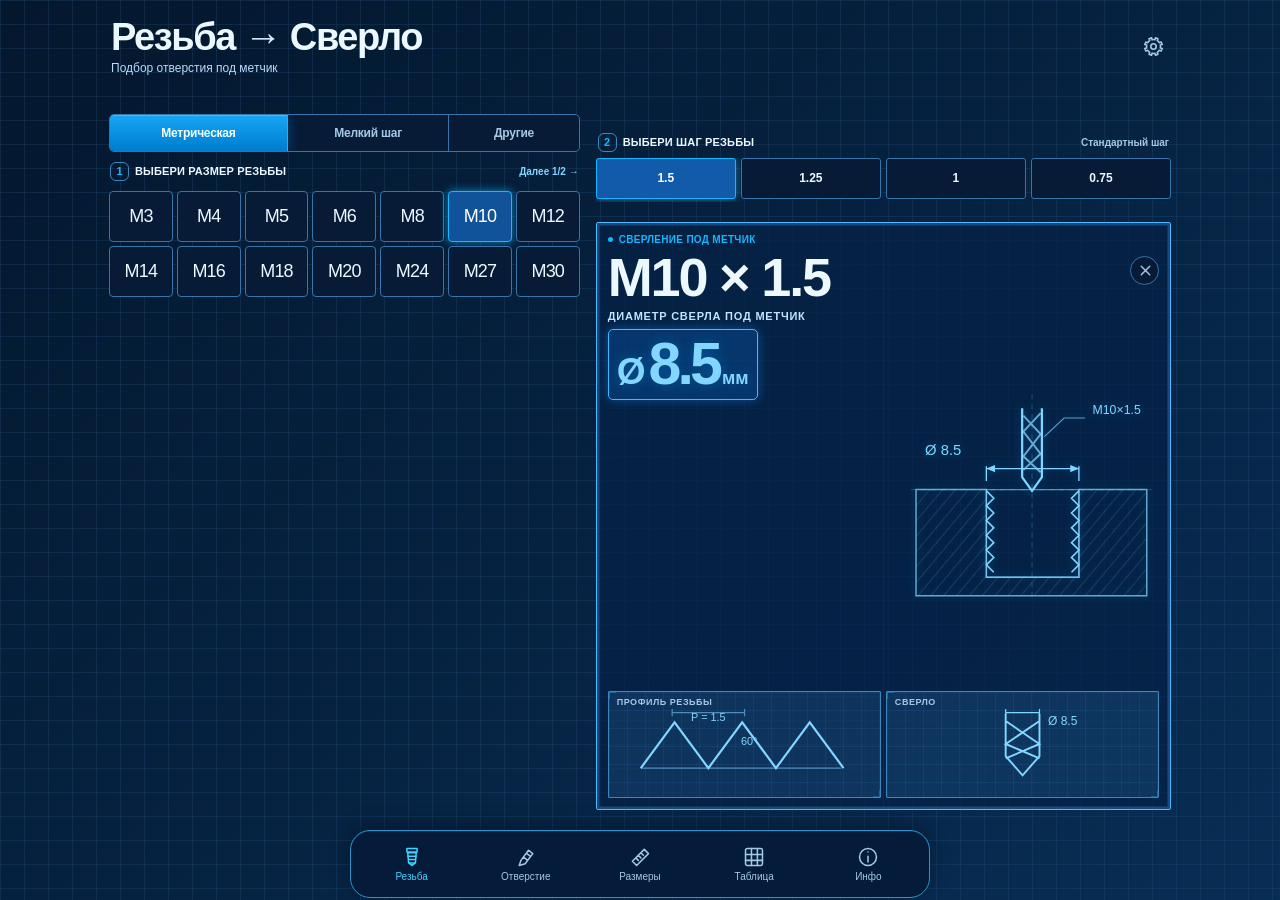
<file: index.html>
<!doctype html>
<html lang="ru">
<head>
  <meta charset="utf-8">
  <meta name="viewport" content="width=device-width,initial-scale=1,viewport-fit=cover">
  <meta name="theme-color" content="#061b38">
  <meta name="description" content="Сверло под метрическую резьбу за одно касание. PWA, работает без интернета.">
  <meta name="apple-mobile-web-app-capable" content="yes">
  <meta name="apple-mobile-web-app-status-bar-style" content="black-translucent">
  <meta name="apple-mobile-web-app-title" content="Резьба • Сверло">
  <link rel="manifest" href="./manifest.webmanifest">
  <link rel="icon" type="image/svg+xml" href="./icons/favicon.svg">
  <link rel="apple-touch-icon" href="./icons/icon-192.png">
  <link rel="stylesheet" href="./styles.css">
  <link rel="stylesheet" href="./themes.css">
  <link rel="stylesheet" href="./concepts.css">
  <script defer src="./data.js"></script>
  <script defer src="./app.js"></script>
  <title>Резьба → Сверло | CNC</title>
</head>
<body data-theme="blueprint">
  <div class="app-shell">
    <header class="topbar">
      <div class="brand-mark" aria-hidden="true">
        <svg viewBox="0 0 52 60" fill="none"><path d="M8 9V3h36v6M11 12h30l-2 9-4 29-9 7-9-7-4-29-2-9Z" stroke="currentColor" stroke-width="2.5" stroke-linejoin="round"/><path d="M14 20h24M16 27h20M17 34h18M19 41h14M21 48h10" stroke="currentColor" stroke-width="2.3" stroke-linecap="round"/><path d="M11 11h30" stroke="currentColor" stroke-width="4" stroke-linecap="round"/></svg>
      </div>
      <div class="brand-titles"><div class="brand-kicker">CNC ENGINEERING <span class="kicker-dot">•</span> ISO 68-1</div><h1>Резьба <span>→</span> Сверло</h1><p>Подбор отверстия под метчик</p></div>
      <div class="top-actions"><button type="button" class="icon-action" id="search-open" aria-label="Поиск размера" title="Поиск размера"><svg viewBox="0 0 24 24"><circle cx="10.6" cy="10.6" r="6.7"/><path d="m16 16 5 5"/></svg></button><button type="button" class="icon-action" id="settings-open" aria-label="Настройки" title="Настройки"><svg viewBox="0 0 24 24"><path d="m9.7 2 .6 2.2a8.7 8.7 0 0 1 3.4 0l.6-2.2 2.8 1.2-.8 2.1a8.7 8.7 0 0 1 2.4 2.4l2.1-.8L22 9.7l-2.2.6a8.7 8.7 0 0 1 0 3.4l2.2.6-1.2 2.8-2.1-.8a8.7 8.7 0 0 1-2.4 2.4l.8 2.1-2.8 1.2-.6-2.2a8.7 8.7 0 0 1-3.4 0l-.6 2.2-2.8-1.2.8-2.1a8.7 8.7 0 0 1-2.4-2.4l-2.1.8L2 14.3l2.2-.6a8.7 8.7 0 0 1 0-3.4L2 9.7l1.2-2.8 2.1.8a8.7 8.7 0 0 1 2.4-2.4l-.8-2.1L9.7 2Z"/><circle cx="12" cy="12" r="3.1"/></svg></button></div>
    </header>
    <section class="concept-hero" aria-hidden="true"><div class="hero-copy"><b>Резьба →</b><strong>Сверло</strong><p>Быстрый расчёт диаметра сверла<br>под метрическую резьбу</p></div><div class="hero-stage"><img src="./assets/cutting-tap.webp" class="hero-tap" alt=""><img src="./assets/twist-drill.webp" class="hero-drill" alt=""><svg viewBox="0 0 180 96" fill="none"><path d="M8 50h164M90 4v90M58 74h64M58 68v12M122 68v12" stroke="currentColor" stroke-width="1" stroke-dasharray="4 4"/><text id="hero-diameter" x="90" y="68" font-size="12" text-anchor="middle" fill="currentColor">Ø8.5</text></svg></div></section>
    <main class="main-content" id="main-content">
      <div class="top-meta"><span class="accent-line"></span><span>МЕТРИЧЕСКАЯ РЕЗЬБА</span><span class="meta-divider"></span><span>ISO 68-1</span><span class="offline-badge"><i></i><span id="online-status">OFFLINE READY</span></span></div>
      <section class="selector" aria-labelledby="select-heading">
        <h2 class="sr-only" id="select-heading">Выбор резьбы</h2>
        <div class="mode-switch" role="tablist" aria-label="Категория резьб">
          <button type="button" id="tab-common" class="mode-tab active" role="tab" aria-selected="true" data-tab="common">Метрическая</button>
          <button type="button" id="tab-fine" class="mode-tab" role="tab" aria-selected="false" data-tab="fine">Мелкий шаг</button>
          <button type="button" id="tab-other" class="mode-tab" role="tab" aria-selected="false" data-tab="other">Другие</button>
        </div>
        <div class="selection-caption"><span class="step-number">1</span><span id="list-caption">ВЫБЕРИ РАЗМЕР РЕЗЬБЫ</span><button type="button" class="text-action" id="all-sizes">Все размеры <span aria-hidden="true">↗</span></button></div>
        <div id="thread-grid" class="thread-grid" role="group" aria-label="Размеры метрической резьбы"></div>
      </section>
      <section class="pitch-section" aria-label="Выбор шага резьбы">
        <div class="pitch-label-line"><span><b class="step-number">2</b> ВЫБЕРИ ШАГ РЕЗЬБЫ</span><span id="pitch-status">Стандартный шаг</span></div>
        <div id="pitch-list" class="pitch-list" role="group" aria-label="Шаг резьбы"></div>
      </section>
      <section id="result-card" class="result-card" aria-label="Результат подбора сверла">
        <div class="result-heading"><div><div class="result-overline"><span class="tiny-accent"></span><span id="result-eyebrow">РАСЧЁТ ОТВЕРСТИЯ</span></div><h2 id="thread-title"><span id="thread-name">Резьба</span> <span class="highlight" id="thread-pitch-title">→ сверло</span></h2></div><button type="button" class="close-result" id="clear-selection" aria-label="Сбросить выбор" title="Сбросить выбор"><svg viewBox="0 0 24 24"><path d="m6 6 12 12M18 6 6 18"/></svg></button></div>
        <div class="result-visual">
          <div class="result-readout">
            <div class="drill-title">ДИАМЕТР СВЕРЛА ПОД МЕТЧИК</div>
            <div class="drill-value" aria-live="polite" aria-atomic="true"><span class="dia-glyph">Ø</span><strong id="drill-diameter">—</strong><span class="mm-unit">мм</span></div>
            <div class="spec-list"><div><span>Шаг резьбы</span><strong id="spec-pitch">—</strong></div><div><span>Диаметр резьбы</span><strong id="spec-major">—</strong></div><div><span>Подбор</span><strong id="spec-method">—</strong></div></div>
          </div>
          <div class="engineering-figure" role="img" aria-label="Схематическое сечение отверстия и метчика со сверлом">
            <img class="photo-background" src="./assets/threaded-bore.webp" alt="" width="434" height="342">
            <svg class="schematic-main" viewBox="0 0 210 180" fill="none" aria-hidden="true">
              <defs><pattern id="metal-hatch" width="8" height="8" patternUnits="userSpaceOnUse" patternTransform="rotate(40)"><line x1="0" y1="0" x2="0" y2="8" stroke="currentColor" stroke-opacity=".25" stroke-width="1"/></pattern></defs>
              <path d="M13 84H70V155H145V84H200V170H13Z" fill="url(#metal-hatch)" stroke="currentColor" stroke-opacity=".75" stroke-width="1.2"/>
              <path d="M70 84h75V155H70Z" stroke="currentColor" stroke-opacity=".6" stroke-width="1.1"/>
              <path d="M70 85l6 6-6 6 6 6-6 6 6 6-6 6 6 6-6 6 6 6-6 6 6 6M145 85l-6 6 6 6-6 6 6 6-6 6 6 6-6 6 6 6-6 6 6 6-6 6" stroke="currentColor" stroke-width="1.3"/>
              <path d="M99 18V74l8 11 8-11V18" stroke="currentColor" stroke-width="1.8"/><path d="M100 24l14 15-14 18 14 13M114 22l-14 15 14 18-14 13" stroke="currentColor" stroke-opacity=".75" stroke-width="1.6"/>
              <path d="M70 77v-12M145 77v-12M70 67h75" stroke="currentColor" stroke-width="1.1"/><path d="m70 67 7-3v6zm75 0-7-3v6z" fill="currentColor"/>
              <path d="M107 7v166M9 84h195" stroke="currentColor" stroke-opacity=".2" stroke-dasharray="4 4"/>
              <text x="35" y="56" text-anchor="middle" font-size="12" fill="currentColor" class="schematic-diameter" id="diagram-bore">Ø 8.5</text>
              <text x="156" y="23" font-size="10" fill="currentColor" id="diagram-thread">М10×1.5</text>
              <path d="M150 26h-17l-16 15" stroke="currentColor" stroke-width=".9" opacity=".7"/>
            </svg>
          </div>
        </div>
        <div class="technical-panels" aria-label="Геометрия и сверло">
          <div class="technical-plate"><span>ПРОФИЛЬ РЕЗЬБЫ</span><svg viewBox="0 0 180 58" fill="none" aria-hidden="true"><path d="M4 49 32 11l28 38 28-38 28 38 28-38 28 38" stroke="currentColor" stroke-width="1.8"/><path d="M4 49h166M30 6V0M90 6V0M30 3h60" stroke="currentColor" stroke-width="1" stroke-opacity=".55"/><text x="60" y="10" text-anchor="middle" font-size="9" fill="currentColor" id="diagram-pitch">P = 1.5</text><text x="87" y="30" font-size="9" fill="currentColor">60°</text></svg></div>
          <div class="technical-plate"><span>СВЕРЛО</span><svg viewBox="0 0 180 58" fill="none" aria-hidden="true"><path d="M76 4v35l14 16 14-16V4M76 10l28 19-28 12M104 10 76 29l28 12" stroke="currentColor" stroke-width="1.6"/><path d="M76 3h28M76 5V0M104 5V0" stroke="currentColor"/><text x="111" y="13" font-size="10" fill="currentColor" id="diagram-drill">Ø 8.5</text></svg></div>
        </div>
        <div class="result-tool-photo" aria-hidden="true"><img src="./assets/twist-drill.webp" alt=""></div>
        <div id="result-note" class="result-note"><span class="info-hex">i</span><span id="result-note-text">Нажми на размер М3–М36 сверху, чтобы получить нужное сверло.</span></div>
      </section>
      <div class="under-card"><span> <svg viewBox="0 0 20 20"><path d="M10 2.5 17 5v4.8c0 4.1-2.2 6.5-7 8-4.8-1.5-7-3.9-7-8V5l7-2.5Z"/><path d="m6.6 9.9 2.1 2.1 4.5-4.6"/></svg> Локальный справочник · работает без сети</span><span>v4.0</span></div>
    </main>
  </div>
  <nav class="bottom-dock" aria-label="Инструменты приложения">
    <button type="button" class="dock-button active" id="dock-threads" aria-current="page" aria-label="Резьба"><svg viewBox="0 0 26 26"><path d="M7 3h12v4H7zM8 8h10l-1 12-4 3-4-3L8 8Z"/><path d="M8 12h10M9 16h8M10 20h6"/></svg><span>Резьба</span></button>
    <button type="button" class="dock-button" id="dock-hole" aria-label="Поиск по отверстию"><svg viewBox="0 0 26 26"><path d="m7 17 9-12 5 4-9 12-7 2zM10 13l5 4M14 9l4 3"/></svg><span>Отверстие</span></button>
    <button type="button" class="dock-button" id="dock-sizes" aria-label="Геометрия резьбы"><svg viewBox="0 0 26 26"><path d="m4 18 14-14 5 5L9 23l-5-5ZM11 11l3 3M14 8l3 3M8 14l3 3"/></svg><span>Размеры</span></button>
    <button type="button" class="dock-button" id="dock-table" aria-label="Таблица резьб"><svg viewBox="0 0 26 26"><rect x="3" y="3" width="20" height="20" rx="2"/><path d="M3 10h20M3 17h20M10 3v20M17 3v20"/></svg><span>Таблица</span></button>
    <button type="button" class="dock-button" id="dock-info" aria-label="Информация"><svg viewBox="0 0 26 26"><circle cx="13" cy="13" r="10"/><path d="M13 12v7M13 7.2h.01"/></svg><span>Инфо</span></button>
  </nav>
  <div class="modal-backdrop" id="modal-backdrop" hidden>
    <div class="modal-sheet" id="modal-sheet" role="dialog" aria-modal="true" aria-labelledby="modal-title"><div class="modal-handle" aria-hidden="true"></div><div class="modal-header"><h2 id="modal-title"></h2><button type="button" id="modal-close" class="modal-close" aria-label="Закрыть окно"><svg viewBox="0 0 24 24"><path d="m5 5 14 14M19 5 5 19"/></svg></button></div><div id="modal-body" class="modal-body"></div></div>
  </div>
</body>
</html>
</file>
<file: styles.css>
:root{font-family:-apple-system,BlinkMacSystemFont,"Segoe UI",Roboto,"Helvetica Neue",Arial,sans-serif;color-scheme:dark;--bg:#080b0f;--paper:#10151a;--paper2:#151b21;--elev:#1b222a;--line:#313e48;--line2:#52616c;--text:#f7f9fb;--muted:#a2aeb9;--faint:#76828e;--accent:#ffd320;--accent-high:#ffe24e;--accent-ink:#0d1114;--shadow:0 15px 30px #0008;--tap:44px}
*{box-sizing:border-box}html{scroll-behavior:smooth;-webkit-text-size-adjust:100%}body{margin:0;background:radial-gradient(ellipse 900px 560px at 50% -110px,#26313d 0%,#0b0f14 55%,#06090c 100%);min-height:100%;color:var(--text);font-weight:400;-webkit-tap-highlight-color:transparent}
button,input{font:inherit}button{cursor:pointer;touch-action:manipulation}button:focus-visible,input:focus-visible,select:focus-visible{outline:2px solid var(--accent);outline-offset:3px}button:active{transform:translateY(1px)}[hidden]{display:none!important}
.sr-only{position:absolute;width:1px;height:1px;overflow:hidden;clip:rect(0,0,0,0);white-space:nowrap}
.app-shell{width:min(100%,700px);min-height:100dvh;margin:0 auto;padding:calc(18px + env(safe-area-inset-top, 0px)) 14px calc(112px + env(safe-area-inset-bottom));position:relative}
.topbar{display:flex;align-items:center;gap:12px;min-height:67px;margin-bottom:16px;padding:0 1px}.brand-mark{width:46px;height:53px;flex:none;color:var(--accent);filter:drop-shadow(0 1px 11px #ffd62044)}.brand-mark svg{width:100%;height:100%}.brand-titles{flex:1;min-width:0}.brand-kicker{font-size:9px;font-weight:850;letter-spacing:.19em;color:var(--accent);margin-bottom:5px}.kicker-dot{padding:0 3px}.brand-titles h1{font-size:clamp(21px,5.8vw,28px);line-height:1.02;white-space:nowrap;letter-spacing:-.035em;margin:0 0 5px;font-weight:840}.brand-titles h1 span{color:var(--accent)}.brand-titles p{margin:0;color:#9da9b5;font-size:12px;line-height:1.25}.top-actions{display:flex;align-items:center;gap:2px}.icon-action{width:39px;height:41px;display:grid;place-items:center;border:0;background:transparent;border-radius:11px;color:#b9c2cc}.icon-action:hover{background:#ffffff10;color:var(--accent)}.icon-action svg{width:23px;height:23px;fill:none;stroke:currentColor;stroke-width:1.8;stroke-linecap:round;stroke-linejoin:round}
.top-meta{display:flex;align-items:center;gap:7px;font-size:9px;font-weight:800;color:#8f9da9;letter-spacing:.11em;margin:0 3px 10px;white-space:nowrap}.accent-line{width:19px;height:2px;background:var(--accent);box-shadow:0 0 11px #ffd320aa}.meta-divider{height:10px;width:1px;background:#48505a}.offline-badge{margin-left:auto;display:inline-flex;align-items:center;gap:5px;letter-spacing:.02em;color:#adb7aa}.offline-badge i{display:block;width:5px;height:5px;background:#a2c983;box-shadow:0 0 6px #99c87a;border-radius:50%}
.mode-switch{display:grid;grid-template-columns:1.12fr 1fr .8fr;border:1px solid #56606c;background:linear-gradient(180deg,#252c34,#12171b);border-radius:10px;overflow:hidden;box-shadow:0 7px 18px #0004;height:48px}.mode-tab{border:0;color:#edf1f4;font-size:13px;font-weight:650;background:transparent;border-right:1px solid #434b55;min-width:0;white-space:nowrap}.mode-tab:last-child{border-right:0}.mode-tab.active{background:linear-gradient(175deg,#fff03b 0%,#ffd410 62%,#eeba05 100%);color:#0a0b0d;box-shadow:inset 0 1px 2px #fff5,0 3px 12px #f3c60052;font-weight:800}.selection-caption{min-height:37px;display:flex;align-items:center;justify-content:space-between;gap:8px;padding:0 2px;font-size:9px;color:#acb7c0;font-weight:800;letter-spacing:.09em}.text-action{border:0;background:transparent;color:var(--accent);font-size:11px;font-weight:650;padding:8px 0;white-space:nowrap;letter-spacing:0}.text-action span{font-size:13px}
.thread-grid{display:grid;grid-template-columns:repeat(4,minmax(0,1fr));gap:8px}.thread-btn{position:relative;height:52px;border-radius:9px;border:1px solid #4b5964;color:#f2f4f7;background:linear-gradient(145deg,#20282f,#11161b 66%,#0e1216);box-shadow:inset 0 1px #ffffff0b,0 2px 5px #0004;font-size:21px;font-weight:790;letter-spacing:-.045em;transition:background .15s,border-color .15s,box-shadow .15s;color:var(--text)}.thread-btn:hover{border-color:#a3b0b7}.thread-btn.selected{background:linear-gradient(155deg,#ffe83c,#ffd51c 65%,#edbd09);border-color:#ffcc12;box-shadow:0 0 0 1px #ffd51c22,0 7px 18px #eab4003b,inset 0 2px 1px #fff8;color:#11100b}.thread-btn:active{filter:brightness(1.12)}.thread-btn .decimal{font-size:15px}
.result-card{margin-top:13px;border:1px solid #77848b;background:linear-gradient(155deg,#11181e,#080c10 52%,#0c1116);border-radius:18px;padding:14px 12px 10px;box-shadow:inset 0 1px #ffffff24,inset 0 0 0 1px #151b21,var(--shadow);overflow:hidden;position:relative}.result-card::before{content:"";position:absolute;pointer-events:none;inset:-150px -120px auto 0;height:240px;background:radial-gradient(ellipse,#39495d32,transparent 65%)}.result-card.changed{animation:result-appear .22s ease-out}@keyframes result-appear{from{box-shadow:inset 0 1px #fff2,0 0 0 1px #ffd320aa,0 0 24px #ffd32044}to{box-shadow:inset 0 1px #ffffff24,inset 0 0 0 1px #151b21,var(--shadow)}}.result-heading{display:flex;align-items:center;justify-content:space-between;position:relative;min-height:54px;gap:8px}.result-overline{display:flex;align-items:center;gap:6px;letter-spacing:.14em;font-weight:800;color:#929ca6;font-size:9px;margin-bottom:3px}.tiny-accent{height:5px;width:5px;background:var(--accent);border-radius:50%}.result-heading h2{font-weight:860;letter-spacing:-.04em;font-size:clamp(27px,7.7vw,39px);margin:0;line-height:1.1}.result-heading h2 .highlight{color:var(--accent)}.close-result{border:1px solid #36434d;box-shadow:inset 0 1px #ffffff20;background:linear-gradient(145deg,#242d36,#13191f);border-radius:50%;width:34px;height:34px;display:grid;place-items:center;color:#b6c2cc;flex:none}.close-result svg{width:17px;height:17px;fill:none;stroke:currentColor;stroke-width:2;stroke-linecap:round}
.heading-tool-tap{position:absolute;right:43px;top:-8px;height:62px;width:27px;object-fit:contain;filter:drop-shadow(0 5px 7px #0008) brightness(1.12);pointer-events:none;opacity:.93}.result-heading>div:first-of-type{position:relative;z-index:1}.close-result{position:relative;z-index:2}
.pitch-label-line{display:flex;align-items:center;justify-content:space-between;gap:10px;color:#a1aab2;font-size:10px;letter-spacing:.05em;font-weight:750;margin:9px 0 7px}.pitch-label-line span:last-child{color:#b6c3cf;font-weight:600;letter-spacing:0}.pitch-list{display:flex;gap:6px;overflow-x:auto;scrollbar-width:none;min-height:41px;padding:0 0 2px}.pitch-list::-webkit-scrollbar{display:none}.pitch-btn{flex:1 0 0;min-width:62px;height:39px;padding:0 6px;font-size:13px;font-weight:750;border-radius:8px;border:1px solid #495865;background:linear-gradient(145deg,#2a343d,#182027);color:#ecf0f3}.pitch-btn.selected{background:linear-gradient(145deg,#ffed35,#ffce12);color:#111;box-shadow:inset 0 1px #fff7;border-color:#ffd21d}.pitch-placeholder{height:39px;display:flex;align-items:center;color:#788894;font-size:12px;padding-left:3px}
.result-visual{display:grid;grid-template-columns:minmax(0,35%) minmax(0,15%) minmax(0,50%);height:230px;margin-top:11px;position:relative}.metal-scene{position:relative;min-width:0;overflow:hidden;border-radius:7px 0 0 7px;background:#11191d}.metal-image{position:absolute;inset:0;overflow:hidden}.metal-image img{height:100%;width:100%;object-fit:cover;object-position:50% 28%;filter:contrast(1.13) brightness(.88)}.scene-darken{position:absolute;inset:0;background:linear-gradient(180deg,#03060747 0%,transparent 45%,#03060740 65%,#030607c7 99%)}.image-caption{position:absolute;left:3px;bottom:9px;font-size:8px;font-weight:800;letter-spacing:.09em;color:#eef5f7;text-shadow:0 1px 4px #000;text-align:center;width:calc(100% - 6px)}.bore-annotation{position:absolute;left:14%;right:14%;bottom:34px;display:flex;justify-content:center;border-bottom:2px solid var(--accent);height:35px}.bore-annotation::before,.bore-annotation::after{content:"";height:17px;position:absolute;bottom:-6px;border-left:2px solid var(--accent)}.bore-annotation::before{left:0}.bore-annotation::after{right:0}.bore-annotation span{font-size:16px;font-weight:900;background:#05090cc4;color:var(--accent);padding:0 4px;align-self:flex-start;text-shadow:0 1px 3px #000}
.drill-scene{position:relative;min-width:0;overflow:hidden;display:flex;align-items:center;justify-content:center;background:linear-gradient(90deg,#12181c,#0a0e12,#12181d)}.drill-scene::after{content:"";position:absolute;top:5px;bottom:0;right:0;width:1px;background:#34414a}.drill-scene img{position:absolute;height:210px;width:60px;object-fit:contain;object-position:center;filter:contrast(1.15) brightness(1.12) drop-shadow(0 4px 8px #000b)}.drill-scene span{position:absolute;bottom:6px;color:#c7d2da;font-size:8px;font-weight:850;letter-spacing:.12em}
.drill-result{min-width:0;padding:4px 0 0 7px;display:flex;flex-direction:column;gap:8px}.drill-title{font-size:clamp(11px,3.1vw,15px);font-weight:760;line-height:1.22;letter-spacing:-.015em;min-height:33px}.drill-value{display:flex;align-items:baseline;justify-content:center;gap:3px;white-space:nowrap;color:#0b0c0b;background:linear-gradient(145deg,#ffed34,#ffd21a 74%,#f9bf0e);border-radius:8px;padding:10px 4px 8px;box-shadow:inset 0 2px 1px #ffffff8c,0 4px 14px #ddab0026}.drill-value strong{font-size:clamp(24px,6.5vw,43px);font-weight:900;letter-spacing:-.075em;font-variant-numeric:tabular-nums;line-height:1}.dia-glyph{font-size:clamp(21px,5.1vw,31px);font-weight:850;line-height:1}.mm-unit{font-size:clamp(12px,3.4vw,18px);font-weight:800}.spec-list{display:flex;flex-direction:column;border:1px solid #43515e;border-radius:9px;overflow:hidden;box-shadow:inset 0 1px #fff1}.spec-list>div{min-height:35px;display:flex;align-items:center;justify-content:space-between;gap:4px;padding:5px 6px;border-bottom:1px solid #394651;background:linear-gradient(100deg,#101820,#19232b)}.spec-list>div:last-child{border:0}.spec-list span{font-size:10px;color:#b5c0cb;line-height:1.1}.spec-list strong{font-size:10px;color:#fff;font-weight:800;text-align:right;line-height:1.2;white-space:nowrap}
.result-note{margin-top:8px;padding:7px 9px;border:1px solid #323f48;border-radius:8px;background:#121b21;display:flex;align-items:flex-start;gap:8px;color:#b0bbc4;font-size:10px;line-height:1.35}.info-hex{border:1px solid var(--accent);width:15px;height:15px;border-radius:50%;text-align:center;line-height:13px;flex:none;color:var(--accent);font-size:11px;font-weight:750}.under-card{display:flex;justify-content:space-between;align-items:center;gap:12px;margin:11px 2px 0;color:#8c9aa4;font-size:10px}.under-card>span:first-child{display:inline-flex;align-items:center;gap:4px}.under-card svg{width:15px;height:15px;fill:none;stroke:#a8c7a8;stroke-width:1.5;stroke-linecap:round;stroke-linejoin:round}
.bottom-dock{position:fixed;left:50%;transform:translateX(-50%);bottom:2px;width:87%;height:68px;max-width:580px;display:grid;grid-template-columns:repeat(5,minmax(0,1fr));align-items:stretch;gap:3px;background:#061a35;border:1px solid #3d87bd;border-radius:16px;padding:5px;box-shadow:none;z-index:40}
.dock-button{min-width:0;min-height:0;border:1px solid transparent;background:transparent;border-radius:10px;color:#b8c2ca;display:flex;align-items:center;justify-content:center;flex-direction:column;gap:3px;font-size:10px;white-space:nowrap;padding:2px 0}
.dock-button svg{height:23px;width:23px;fill:none;stroke:currentColor;stroke-width:1.8;stroke-linecap:round;stroke-linejoin:round}
.dock-button.active{color:#16b7ff;border:1px solid #16b7ff}
.modal-backdrop{position:fixed;inset:0;background:#000b;z-index:80;display:flex;align-items:flex-end;justify-content:center;padding:14px 10px calc(12px + env(safe-area-inset-bottom));backdrop-filter:blur(9px);-webkit-backdrop-filter:blur(9px)}.modal-sheet{width:min(100%,600px);max-height:min(80dvh,750px);display:flex;flex-direction:column;background:linear-gradient(155deg,#1b252d,#0b1015);border:1px solid #65727d;border-radius:21px;box-shadow:0 22px 70px #000b;overflow:hidden;animation:sheet-up .22s cubic-bezier(.2,.8,.2,1)}@keyframes sheet-up{from{transform:translateY(25px);opacity:.5}to{transform:translateY(0);opacity:1}}.modal-handle{margin:9px auto 0;width:40px;height:4px;border-radius:3px;background:#596673}.modal-header{display:flex;align-items:center;justify-content:space-between;padding:12px 17px;border-bottom:1px solid #333d48}.modal-header h2{font-size:19px;font-weight:800;margin:0}.modal-close{height:34px;width:34px;display:grid;place-items:center;background:#2a3540;border:1px solid #44515d;border-radius:50%;color:#c2ced9}.modal-close svg{width:18px;height:18px;fill:none;stroke:currentColor;stroke-width:2;stroke-linecap:round}.modal-body{padding:17px;overflow-y:auto;overscroll-behavior:contain;color:#dce3ea}.modal-body p{font-size:13px;line-height:1.55;margin:0 0 12px;color:#b4c2ce}.modal-body h3{font-size:14px;color:#f8f9fb;margin:16px 0 8px}.modal-body small{color:#9cabb6}.field-title{font-weight:760;font-size:12px;display:block;margin-bottom:7px}.modal-field{width:100%;height:47px;color:#fff;background:#141c23;border:1px solid #697786;border-radius:10px;padding:9px 13px;font-size:18px;outline:none}.modal-field:focus{border-color:var(--accent)}.modal-row{display:flex;gap:8px;align-items:center}.modal-row .modal-field{flex:1;min-width:0}.modal-row .solid-action{flex:none}.solid-action{height:46px;padding:0 18px;border:0;border-radius:9px;font-size:14px;font-weight:800;background:var(--accent);color:#090b0d}.light-action{border:1px solid #647482;background:#1c2730;color:#e0e5ec;border-radius:9px;padding:11px 14px;font-size:13px}.dialog-hint{font-size:12px;margin-top:10px;color:#b0bfca}.dialog-error{color:#ff9898!important}.dialog-results{display:flex;flex-direction:column;gap:7px;max-height:310px;overflow:auto;margin-top:13px}.dialog-pick{width:100%;display:flex;justify-content:space-between;align-items:center;gap:8px;padding:11px 12px;background:#151f27;color:#e9f0f5;border:1px solid #3f505d;border-radius:9px;text-align:left}.dialog-pick strong{font-size:16px}.dialog-pick span{font-size:12px;color:#b8c8d2}.search-input-wrap{position:relative}.search-input-wrap input{padding-left:40px}.search-input-wrap svg{position:absolute;left:12px;top:14px;width:19px;height:19px;fill:none;stroke:#98a8b4;stroke-width:2}.modal-table{width:100%;border-collapse:collapse;font-size:12px}.modal-table th,.modal-table td{padding:9px 7px;text-align:left;border-bottom:1px solid #384853}.modal-table th{font-weight:750;color:var(--accent);position:sticky;top:-17px;background:#19242d}.modal-table button{color:#f7f9fb;background:transparent;border:0;font-weight:750;text-decoration:underline;text-decoration-color:#ffd3206a;padding:3px}.stat-chip{display:flex;justify-content:space-between;background:#152029;border:1px solid #3a4b57;border-radius:8px;padding:12px;margin-bottom:8px;gap:14px}.stat-chip b{color:var(--accent)}.choices{display:flex;flex-wrap:wrap;gap:7px}.choice-button{border:1px solid #5f6b75;padding:10px 14px;background:#121b22;color:#fff;border-radius:9px}.choice-button.active{background:var(--accent);color:#101010;border-color:var(--accent);font-weight:750}.mini-illustration{display:flex;align-items:center;justify-content:center;gap:16px;border:1px solid #3b4a53;background:radial-gradient(ellipse at center,#283137,#0c1013);border-radius:10px;min-height:95px;padding:10px;margin-bottom:14px}.mini-illustration img{height:84px;width:auto;object-fit:contain}.mini-illustration div{font-size:12px;color:#c4d0d7}.mini-illustration strong{display:block;color:var(--accent);font-size:19px}.modal-footnote{font-size:11px!important;color:#8ca0ad!important}.modal-body a{color:var(--accent)}
body[data-theme="light"]{color-scheme:light;--bg:#eef1f3;--text:#18212a;--paper:#f7f9fa;--paper2:#eef3f7;--muted:#536373;background:linear-gradient(180deg,#d3dce2,#f0f4f7 38%,#e5edf2)}body[data-theme="light"] .topbar .brand-titles p{color:#50606e}body[data-theme="light"] .top-meta{color:#5d6e7d}body[data-theme="light"] .mode-switch{background:linear-gradient(180deg,#cbd6df,#f1f5f8);border-color:#9aaab8}body[data-theme="light"] .mode-tab:not(.active){color:#20303c;border-color:#a4b3c0}body[data-theme="light"] .thread-btn:not(.selected){background:linear-gradient(145deg,#fff,#d9e2ea);border-color:#a4b3c0;color:#18222b;box-shadow:0 1px 4px #283e5522}body[data-theme="light"] .selection-caption{color:#52616f}body[data-theme="light"] .top-meta .offline-badge{color:#56725c}body[data-theme="light"] .icon-action{color:#536777}body[data-theme="light"] .under-card{color:#5d6f7b}body[data-theme="light"] .result-card{color:#f7f9fb}body[data-theme="light"] .result-card .drill-value,body[data-theme="light"] .thread-btn.selected{color:#111}body[data-theme="light"] .modal-sheet{color:#f7f9fb}
@media(min-width:600px){.app-shell{padding:calc(27px + env(safe-area-inset-top, 0px)) 27px 125px}.topbar{margin-bottom:20px}.mode-switch{height:54px}.thread-grid{gap:11px}.thread-btn{height:58px;font-size:24px}.result-card{padding:18px 18px 14px;margin-top:16px}.pitch-btn{height:45px}.result-visual{height:260px;grid-template-columns:36% 16% 48%}.drill-scene img{height:248px;width:78px}.drill-result{padding:6px 0 0 12px;gap:12px}.drill-title{font-size:16px}.spec-list>div{min-height:42px}.spec-list span,.spec-list strong{font-size:12px}.bore-annotation span{font-size:21px}.modal-backdrop{align-items:center}}
@media(max-width:365px){.app-shell{padding:calc(12px + env(safe-area-inset-top, 0px)) 9px calc(112px + env(safe-area-inset-bottom))}.topbar{gap:7px;margin-bottom:11px}.brand-mark{width:37px;height:47px}.brand-titles h1{font-size:20px}.brand-kicker{font-size:8px;letter-spacing:.09em}.brand-titles p{font-size:11px}.icon-action{width:34px}.top-meta{font-size:8px}.mode-switch{height:43px}.mode-tab{font-size:12px}.thread-grid{gap:6px}.thread-btn{height:47px;font-size:19px}.result-card{padding:11px 8px 8px}.result-visual{height:220px;grid-template-columns:34% 14% 52%}.drill-scene img{width:51px;height:200px}.drill-result{gap:6px;padding-left:5px}.spec-list>div{padding:4px;min-height:34px}.spec-list span,.spec-list strong{font-size:9px}.drill-value{padding:8px 3px}.bottom-dock{padding:4px;gap:1px}.dock-button{font-size:9px}.dock-button svg{height:22px;width:22px}}
@media(prefers-reduced-motion:reduce){*{scroll-behavior:auto!important;animation-duration:.01ms!important;transition-duration:.01ms!important}}

body.modal-open{overflow:hidden}

body.modal-open{overflow:hidden} .table-wrap{max-height:min(52dvh,460px);overflow-y:auto;overscroll-behavior:contain;border-radius:10px;border:1px solid #3a4650}.table-wrap .modal-table th{top:0}.dialog-pick:focus-visible{outline-offset:1px}

/* Single-screen responsive workstation. The dock remains fixed outside the app shell. */
html,body {overscroll-behavior:none}
@media (max-width:819px) {
  html,body {height:100%;overflow:hidden}
  .app-shell {
    width:min(100%,700px);
    height:100dvh;
    min-height:100dvh;
    padding:calc(8px + env(safe-area-inset-top, 0px)) 12px calc(76px + env(safe-area-inset-bottom, 0px));
    overflow:hidden;
    display:flex;
    flex-direction:column;
  }
  .topbar {flex:0 0 auto; min-height:52px; margin-bottom:6px; gap:8px}
  .brand-mark{height:43px;width:38px}
  .brand-kicker{font-size:8px;margin-bottom:2px}
  .brand-titles h1{font-size:clamp(20px,5.5vw,27px);margin-bottom:2px}
  .brand-titles p{font-size:10px}
  .icon-action{height:37px;width:34px}
  .main-content{flex:1;min-height:0;display:flex;flex-direction:column}
  .top-meta {margin:0 2px 5px; flex:0 0 auto; font-size:8px; min-height:12px;}
  .selector{flex:0 0 auto;display:flex;flex-direction:column;gap:3px;min-height:0}
  .mode-switch{height:38px; flex:none}
  .mode-tab{font-size:12px}
  .selection-caption{min-height:22px;flex:none;font-size:9px}
  .selection-caption .text-action{padding:3px 0;}
  .thread-grid{height:clamp(140px,24dvh,198px);display:grid;grid-template-columns:repeat(4,minmax(0,1fr));grid-template-rows:repeat(4,minmax(0,1fr));gap:6px;min-height:0}
  .thread-btn{height:auto;min-height:0;border-radius:8px;font-size:clamp(17px,5vw,23px)}
  .result-card{flex:1;min-height:0;margin-top:7px;padding:9px 9px 7px;border-radius:16px;display:flex;flex-direction:column}
  .result-heading{min-height:40px;flex:none}
  .result-heading h2{font-size:clamp(25px,7vw,36px)}
  .result-overline{font-size:8px;margin-bottom:0}
  .close-result{width:31px;height:31px}
  .pitch-label-line{margin:5px 0 4px;flex:none;font-size:9px}
  .pitch-list{flex:0 0 33px;min-height:0;padding:0;gap:5px}
  .pitch-btn{height:32px;min-width:45px;font-size:12px}
  .result-visual{flex:1;min-height:0;height:auto;margin-top:7px;grid-template-columns:minmax(0,36%) minmax(0,14%) minmax(0,50%)}
  .metal-image img{object-position:50% 35%}
  .drill-scene img{height:96%;width:95%;max-width:60px}
  .drill-scene span,.image-caption{font-size:7px}
  .drill-result{padding:2px 0 0 6px;gap:5px;justify-content:flex-start}
  .drill-title{font-size:clamp(10px,2.75vw,13px);min-height:0}
  .drill-value{padding:7px 3px 6px}
  .drill-value strong{font-size:clamp(22px,6.3vw,33px)}
  .dia-glyph{font-size:clamp(19px,4.5vw,26px)}
  .mm-unit{font-size:clamp(10px,2.9vw,15px)}
  .spec-list>div{min-height:27px;padding:3px 5px}
  .spec-list span,.spec-list strong{font-size:9px}
  .result-note,.under-card{display:none}
  .bore-annotation{bottom:25px;height:25px}
  .bore-annotation span{font-size:13px}
  .bottom-dock { /* Independent: no positioning changes */ }
}
@media (max-width:819px) and (max-height:740px){
  .app-shell{padding-top:calc(5px + env(safe-area-inset-top,0px));padding-bottom:calc(72px + env(safe-area-inset-bottom,0px))}
  .topbar{min-height:42px;margin-bottom:4px}
  .brand-mark{height:35px;width:32px}
  .brand-kicker,.brand-titles p{display:none}
  .top-meta{display:none}
  .mode-switch{height:34px}
  .selection-caption{min-height:19px}
  .thread-grid{height:clamp(127px,23dvh,165px);gap:5px}
  .result-card{margin-top:5px;padding:6px 8px 5px}
  .result-heading{min-height:35px}
  .result-heading h2{font-size:26px}
  .result-overline{font-size:7px}
  .pitch-label-line{margin:2px 0 3px}
  .pitch-list{flex-basis:30px}
  .pitch-btn{height:29px}
  .result-visual{margin-top:4px}
  .drill-result{gap:3px}
  .drill-title{font-size:10px}
  .drill-value{padding:5px 2px}
  .spec-list>div{min-height:24px;padding:2px 4px}
  .spec-list>div:nth-child(2){display:none}
  .image-caption,.drill-scene span{display:none}
  .bore-annotation{bottom:14px;height:20px}
}
@media (max-width:365px){
  .app-shell{padding-left:9px;padding-right:9px}
  .topbar{gap:5px}
  .brand-titles h1{font-size:19px}
  .top-actions{gap:0}
  .icon-action{width:30px}
  .selection-caption{font-size:8px}
  .thread-grid{gap:5px}
  .thread-btn{font-size:17px}
  .result-visual{grid-template-columns:minmax(0,34%) minmax(0,13%) minmax(0,53%)}
  .drill-result{padding-left:4px}
  .spec-list span,.spec-list strong{font-size:8px}
}
@media (min-width:820px){
  html,body {height:100%;overflow:hidden}
  .app-shell{width:min(100%,1120px);height:auto;min-height:100dvh;padding:clamp(12px,2vh,24px) 24px 83px;overflow:visible;display:flex;flex-direction:column}
  .topbar{flex:none;margin-bottom:8px;min-height:58px}
  .main-content{flex:1;min-height:0;display:grid;grid-template-columns:minmax(0,0.85fr) minmax(0,1.15fr);grid-template-rows:20px minmax(0,1fr);column-gap:14px;row-gap:8px}
  .top-meta{grid-column:1/-1;min-height:0;margin:0}
  .selector{display:flex;flex-direction:column;min-height:0}
  .mode-switch{flex:none;height:46px}
  .selection-caption{flex:none;min-height:34px}
  .thread-grid{flex:1;min-height:0;grid-template-rows:repeat(4,minmax(0,1fr));gap:8px}
  .thread-btn{height:auto;min-height:0;font-size:22px}
  .result-card{display:flex;flex-direction:column;height:100%;min-height:0;margin-top:0;padding:12px}
  .result-heading{flex:none}
  .pitch-list,.pitch-label-line{flex:none}
  .result-visual{flex:1;min-height:0;height:auto;grid-template-columns:36% 16% 48%}
  .drill-scene img{height:95%;max-height:none;width:92%}
  .drill-result{gap:8px;padding:4px 0 0 9px}
  .spec-list>div{min-height:32px}
  .under-card{display:none}
  .result-note{margin-top:7px}
}
@media (min-width:820px) and (max-height:620px){
  .result-note{display:none}
  .result-heading{min-height:40px}
  .result-visual{margin-top:5px}
  .pitch-label-line{margin:4px 0}
  .pitch-list{min-height:32px}
  .pitch-btn{height:30px}
  .result-card{padding:8px}
  .brand-kicker,.brand-titles p{display:none}
  .topbar{min-height:40px}
}

@media (min-width:820px) and (max-height:500px){
  .app-shell{padding-top:5px;padding-bottom:70px}
  .topbar{min-height:33px;margin-bottom:3px}
  .brand-mark{width:30px;height:32px}
  .top-meta{display:none}
  .main-content{grid-template-rows:minmax(0,1fr)}
  .mode-switch{height:31px}
  .selection-caption{min-height:21px}
  .thread-btn{font-size:16px}
  .result-heading{min-height:30px}
  .result-heading h2{font-size:26px}
  .result-overline{display:none}
  .pitch-label-line{margin:2px 0}
  .pitch-list{min-height:26px}
  .pitch-btn{height:25px}
  .spec-list>div:nth-child(2){display:none}
  .spec-list>div{min-height:21px}
  .result-visual{margin-top:3px}
  .drill-result{gap:3px}
  .drill-value{padding:4px}
  .drill-value strong{font-size:26px}
  .drill-title{min-height:0;font-size:11px}
  .image-caption,.drill-scene span{display:none}
}
</file>
<file: themes.css>
/* CNC Thread Drill v3 — five real themes, one responsive layout.
   App and header stay in document flow. Only the bottom dock is fixed.
   No visualViewport/innerHeight offsets, scrolling transforms, Safari toolbar hooks. */
:root {
  --t-accent:#2fafff;
  --t-accent2:#84d7ff;
  --t-text:#e9f5ff;
  --t-muted:#a4c8e5;
  --t-bg:#061a35;
  --t-bg2:#031128;
  --t-key:#071b36;
  --t-key-hi:#0a4c89;
  --t-border:#3674a9;
  --t-line:#3d87bd;
  --t-card:#051e3c;
  --t-dock:#051934;
  --t-select-ink:#fff;
  --t-hatch:rgba(80,181,255,.12);
  --t-grid:rgba(60,141,220,.125);
  --t-shadow:rgba(0,160,255,.33);
}
body[data-theme="blueprint"] {
  color-scheme:dark;
  --t-accent:#16b7ff; --t-accent2:#82d6ff; --t-text:#ecf8ff;
  --t-bg:#061a35; --t-bg2:#031128; --t-key:#071b36;
  --t-key-hi:#0a4c89; --t-border:#3674a9; --t-line:#3d87bd;
  --t-card:#051e3c; --t-dock:#051934;
  --t-grid:rgba(60,141,220,.125); --t-hatch:rgba(80,181,255,.12);
  --t-select-ink:#fff; --t-shadow:rgba(0,160,255,.32);
}
body[data-theme="gold"] {
  color-scheme:dark;
  --t-accent:#e9bc71; --t-accent2:#fff0c0; --t-text:#f5f0e8;
  --t-bg:#11110f; --t-bg2:#080a09; --t-key:#171818;
  --t-key-hi:#5a4730; --t-border:#665948; --t-line:#8d714e;
  --t-card:#161613; --t-dock:#11120f;
  --t-grid:rgba(204,179,126,.022); --t-hatch:rgba(242,204,152,.08);
  --t-select-ink:#ffe1aa; --t-shadow:rgba(224,165,81,.23);
}
body[data-theme="orange"] {
  color-scheme:dark;
  --t-accent:#ff782c; --t-accent2:#ffc092; --t-text:#f4f4f4;
  --t-bg:#101012; --t-bg2:#07080a; --t-key:#111315;
  --t-key-hi:#622b18; --t-border:#51453e; --t-line:#8c4f31;
  --t-card:#111213; --t-dock:#0b0e11;
  --t-grid:rgba(197,143,93,.026); --t-hatch:rgba(255,122,42,.07);
  --t-select-ink:#fff; --t-shadow:rgba(255,96,14,.32);
}
body[data-theme="green"] {
  color-scheme:dark;
  --t-accent:#53ff94; --t-accent2:#b0ffce; --t-text:#f1fff5;
  --t-bg:#071911; --t-bg2:#020d09; --t-key:#091914;
  --t-key-hi:#145c37; --t-border:#285943; --t-line:#37865d;
  --t-card:#04150e; --t-dock:#06130e;
  --t-grid:rgba(51,198,106,.07); --t-hatch:rgba(67,255,135,.07);
  --t-select-ink:#101b13; --t-shadow:rgba(0,255,123,.30);
}
body[data-theme="steel"] {
  color-scheme:light;
  --t-accent:#deb763; --t-accent2:#fff2ba; --t-text:#14181c;
  --t-muted:#3d4850; --t-bg:#b9c0c5; --t-bg2:#828d95;
  --t-key:#e1e4e7; --t-key-hi:#353d46; --t-border:#6a7781;
  --t-line:#78878f; --t-card:#bec6cb; --t-dock:#b7bdc2;
  --t-grid:rgba(28,42,51,.026); --t-hatch:rgba(40,50,62,.07);
  --t-select-ink:#fff6d4; --t-shadow:rgba(208,155,62,.28);
}
/* Base material: no translucent parent overlays. */
html {background:var(--t-bg2);overscroll-behavior:none}
body {
  --accent:var(--t-accent);--accent-high:var(--t-accent2);--text:var(--t-text);
  --muted:var(--t-muted);--shadow:0 13px 36px rgba(0,0,0,.32);
  margin:0;
  background-color:var(--t-bg);
  background-image:linear-gradient(var(--t-grid) 1px,transparent 1px),linear-gradient(90deg,var(--t-grid) 1px,transparent 1px),linear-gradient(160deg,var(--t-bg),var(--t-bg2));
  background-size:22px 22px,22px 22px,100% 100%;
  color:var(--t-text);
  min-height:100%;
}
body[data-theme="gold"] {background-image:radial-gradient(circle at 18% 2%,rgba(190,141,67,.10),transparent 43%),linear-gradient(165deg,var(--t-bg),var(--t-bg2));}
body[data-theme="orange"] {background-image:radial-gradient(circle at 98% 8%,rgba(255,107,30,.08),transparent 36%),linear-gradient(150deg,var(--t-bg),var(--t-bg2));}
body[data-theme="green"] {background-image:linear-gradient(var(--t-grid) 1px,transparent 1px),linear-gradient(90deg,var(--t-grid) 1px,transparent 1px),radial-gradient(circle at 92% 3%,#123c28,var(--t-bg2) 65%);background-size:27px 27px,27px 27px,100% 100%;}
body[data-theme="steel"] {
  background-image:repeating-linear-gradient(91deg,transparent 0,rgba(255,255,255,.095) 1px,rgba(0,0,0,.025) 2px,transparent 5px),linear-gradient(145deg,#dce0e2,#9ca6ac 45%,#e4e7e9);
  background-size:auto,100% 100%;
}
/* Geometry-calc contract: document flow and independent fixed dock. */
html,body {height:auto;min-height:100%;overflow-x:hidden;overflow-y:auto}
.app-shell {height:auto;min-height:100dvh;max-height:none;overflow:visible;isolation:auto;width:min(100%,700px);margin:0 auto;padding:calc(8px + env(safe-area-inset-top,0px)) 12px calc(81px + env(safe-area-inset-bottom,0px));display:flex;flex-direction:column}
.topbar {position:relative;top:auto;display:flex;align-items:center;gap:9px;z-index:1;min-height:54px;margin:0 0 8px;padding:0 2px;background:transparent;border:0;box-shadow:none;backdrop-filter:none;-webkit-backdrop-filter:none}
.brand-mark {width:35px;height:43px;color:var(--t-accent);filter:drop-shadow(0 0 8px var(--t-shadow))}
.brand-titles{min-width:0;flex:1}
.brand-kicker{color:var(--t-accent2);font-size:8px;letter-spacing:.15em;margin:0 0 3px}
.brand-titles h1{color:var(--t-text);font-size:clamp(19px,5.3vw,28px);line-height:1.05;letter-spacing:-.037em;margin:0 0 3px;white-space:nowrap;font-weight:830}
.brand-titles h1 span{color:var(--t-accent)}
.brand-titles p{color:var(--t-muted)!important;font-size:10px;margin:0}
.top-actions{gap:1px}
.icon-action{height:35px;width:32px;background:transparent;color:var(--t-muted);border:0}
.icon-action svg{width:21px;height:21px}
.icon-action:hover{color:var(--t-accent);background:var(--t-key)}
.main-content{display:flex;flex-direction:column;gap:0;min-height:0;flex:1}
.top-meta{margin:0 1px 7px;color:var(--t-muted);font-size:8px;flex:none}
.accent-line{background:var(--t-accent);box-shadow:0 0 12px var(--t-shadow)}
.meta-divider{background:var(--t-line)}
.offline-badge{color:var(--t-muted)}
.offline-badge i{background:var(--t-accent);box-shadow:0 0 8px var(--t-shadow)}
.selector{flex:none;display:flex;flex-direction:column;min-height:0;gap:0}
.mode-switch{height:39px;flex:none;display:grid;grid-template-columns:1.1fr 1fr .8fr;background:var(--t-key);border:1px solid var(--t-border);border-radius:8px;box-shadow:none;overflow:hidden}
.mode-tab{color:var(--t-muted);font-size:12px;font-weight:650;border-right:1px solid var(--t-border);background:transparent;letter-spacing:-.02em}
.mode-tab.active{background:var(--t-accent);color:#07172b;border-color:var(--t-accent);box-shadow:0 0 13px var(--t-shadow),inset 0 1px rgba(255,255,255,.22);font-weight:800}
body[data-theme="gold"] .mode-tab.active{color:#291b0c;background:linear-gradient(145deg,#f1d097,#8b633a)}
body[data-theme="steel"] .mode-tab.active{color:#12191b;background:linear-gradient(180deg,#ffe2a0,#d7a84b)}
.selection-caption{min-height:28px;display:flex;align-items:center;justify-content:flex-start;gap:6px;padding:2px 1px;color:var(--t-text);font-size:11px;letter-spacing:.012em;flex:none}
.selection-caption #list-caption{flex:1}
.step-number{flex:none;display:grid;place-items:center;color:var(--t-accent);border:1px solid var(--t-line);border-radius:6px;font-size:11px;width:19px;height:19px;font-weight:800}
.text-action{color:var(--t-accent2);font-size:10px;white-space:nowrap;padding:3px 0}
.thread-grid{height:clamp(138px,21dvh,188px);display:grid;grid-template-columns:repeat(4,minmax(0,1fr));grid-template-rows:repeat(4,minmax(0,1fr));gap:6px;min-height:0;flex:none}
.thread-btn{height:auto;min-height:0;border-radius:7px;border:1px solid var(--t-border);background:var(--t-key);color:var(--t-text);font-weight:700;font-size:clamp(15px,4.5vw,22px);box-shadow:none;transition:background-color .14s,border-color .14s,box-shadow .14s}
.thread-btn.selected{color:var(--t-select-ink);background:var(--t-key-hi);border:1px solid var(--t-accent);box-shadow:0 0 0 1px var(--t-accent),0 0 13px var(--t-shadow),inset 0 0 18px var(--t-shadow)}
body[data-theme="gold"] .thread-btn.selected{background:linear-gradient(145deg,#493826,#2b251d)}
body[data-theme="orange"] .thread-btn.selected{background:var(--t-accent);color:#1c130d}
body[data-theme="steel"] .thread-btn.selected{background:linear-gradient(145deg,#252b31,#121619);color:#ffeaad}
.thread-btn:hover{border-color:var(--t-accent2)}
.pitch-section{flex:none;min-height:0;margin-top:7px}
.pitch-label-line{display:flex;align-items:center;justify-content:space-between;gap:4px;margin:1px 2px 6px;color:var(--t-text);font-size:11px;letter-spacing:.015em}
.pitch-label-line span:first-child{display:flex;align-items:center;gap:6px}
.pitch-label-line span:last-child{color:var(--t-muted);font-size:10px}
.pitch-list{min-height:0;height:36px;display:flex;overflow-x:auto;gap:5px;padding:0 0 2px;flex:none}
.pitch-btn{height:34px;min-width:46px;flex:1 0 0;border:1px solid var(--t-border);border-radius:7px;background:var(--t-key);color:var(--t-text);font-size:12px;box-shadow:none}
.pitch-btn.selected{background:var(--t-key-hi);color:var(--t-select-ink);border:1px solid var(--t-accent);box-shadow:0 0 0 1px var(--t-accent),0 0 12px var(--t-shadow)}
body[data-theme="orange"] .pitch-btn.selected{background:var(--t-accent);color:#16120e}
body[data-theme="steel"] .pitch-btn.selected{background:#262d34;color:#fff2b5}
.result-card{margin-top:9px;flex:1;min-height:195px;display:flex;flex-direction:column;gap:0;border-radius:10px;padding:10px 10px 9px;background:var(--t-card);border:1px solid var(--t-border);box-shadow:inset 0 0 0 1px var(--t-hatch),0 9px 28px rgba(0,0,0,.2);overflow:hidden;position:relative}
.result-card::before{content:"";pointer-events:none;position:absolute;inset:0;height:auto;background:linear-gradient(90deg,transparent calc(50% - .5px),var(--t-hatch) 50%,transparent calc(50% + .5px));opacity:.5}
.result-card.changed{animation:none}
.result-heading{min-height:52px;gap:4px;flex:none}
.result-overline{color:var(--t-accent);font-weight:730;letter-spacing:.14em;font-size:9px}
.result-heading h2{color:var(--t-text);font-size:clamp(27px,6.8vw,39px);line-height:1.08;margin-top:3px}
.result-heading .highlight{color:var(--t-accent2)}
.close-result{width:29px;height:29px;background:var(--t-key);border:1px solid var(--t-border);color:var(--t-muted);box-shadow:none}
.close-result:hover{color:var(--t-accent)}
.result-visual{display:grid;grid-template-columns:minmax(0,55%) minmax(0,45%);gap:4px;height:auto;min-height:115px;margin-top:2px;position:relative;flex:1}
.result-readout{min-width:0;display:flex;flex-direction:column;justify-content:flex-start;gap:6px;padding:2px 2px 0 0}
.drill-title{font-size:9px;line-height:1.2;color:var(--t-muted);font-weight:720;letter-spacing:.07em;min-height:0}
.drill-value{min-width:0;display:flex;align-items:baseline;justify-content:flex-start;gap:3px;white-space:nowrap;padding:4px 0;background:transparent;border:0;border-radius:0;box-shadow:none;color:var(--t-accent2);text-shadow:0 0 13px var(--t-shadow)}
.drill-value strong{font-size:clamp(29px,9vw,47px);font-weight:850;letter-spacing:-.065em;line-height:1}
.dia-glyph{font-size:clamp(24px,7vw,37px);font-weight:720}.mm-unit{font-size:clamp(11px,3.5vw,18px);font-weight:800}
.spec-list{border:0;border-radius:0;box-shadow:none;gap:3px;display:flex;flex-direction:column}
.spec-list>div{padding:2px 0;min-height:0;display:flex;gap:7px;align-items:center;justify-content:flex-start;border:0;background:none}
.spec-list span{color:var(--t-muted);font-size:9px}.spec-list strong{color:var(--t-text);font-size:9px}
.engineering-figure{position:relative;min-width:0;color:var(--t-accent2);display:flex;align-items:center;justify-content:center}
.engineering-figure .schematic-main{display:block;width:100%;height:100%;min-height:120px;max-height:240px;filter:drop-shadow(0 0 4px var(--t-shadow));overflow:visible}
.photo-background{display:none;position:absolute;inset:0;width:100%;height:100%;object-fit:cover;opacity:.35;pointer-events:none}
.technical-panels{display:grid;grid-template-columns:1fr 1fr;gap:7px;min-height:0;flex:0 0 clamp(73px,11dvh,105px);margin-top:6px}
.technical-plate{min-height:0;padding:5px 8px;color:var(--t-accent2);border:1px solid var(--t-line);position:relative;background:var(--t-hatch);overflow:hidden}
.technical-plate::before,.technical-plate::after{content:"";position:absolute;width:6px;height:6px;border:1px solid var(--t-accent);opacity:.35}
.technical-plate::before{left:0;top:0;border-width:1px 0 0 1px}.technical-plate::after{right:0;bottom:0;border-width:0 1px 1px 0}
.technical-plate span{display:block;font-size:9px;font-weight:780;letter-spacing:.06em;color:var(--t-muted)}
.technical-plate svg{height:calc(100% - 14px);max-height:70px;width:100%;margin-top:2px}
.result-note{margin-top:6px;border:1px solid var(--t-line);background:var(--t-key);color:var(--t-muted);font-size:10px;line-height:1.25;padding:6px 8px;flex:none}
.info-hex{color:var(--t-accent);border-color:var(--t-accent)}
.under-card{display:none}
/* Independent viewport-fixed bottom dock — no safe-area, app-shell or Safari geometry references. */
.bottom-dock{position:fixed;left:50%;transform:translateX(-50%);bottom:2px;width:87%;height:68px;max-width:580px;display:grid;grid-template-columns:repeat(5,minmax(0,1fr));gap:3px;padding:5px;align-items:stretch;z-index:40;background:var(--t-dock);border:1px solid var(--t-border);border-radius:16px;box-shadow:0 -5px 20px rgba(0,0,0,.3),inset 0 1px var(--t-hatch);backdrop-filter:none;-webkit-backdrop-filter:none;isolation:auto}
.bottom-dock::before{display:none!important}
.bottom-dock .dock-button,.bottom-dock.is-awake .dock-button{opacity:1;min-width:0;color:var(--t-muted);background:transparent;border:1px solid transparent;box-shadow:none;transition:color .12s,background .12s}
.bottom-dock .dock-button.active,.bottom-dock.is-awake .dock-button.active{background:var(--t-key-hi);color:var(--t-accent2);border-color:var(--t-accent);box-shadow:inset 0 0 16px var(--t-shadow),0 0 9px var(--t-shadow)}
.dock-button svg{height:22px;width:22px}
.dock-button span{font-size:10px}
body[data-theme="steel"] .bottom-dock{background:linear-gradient(100deg,#d0d5d8,#a8b1b6,#d7dcdf)}
body[data-theme="steel"] .dock-button.active{background:#343b43;color:#ffe6a8}
body[data-theme="gold"] .bottom-dock{background:#101311}
body[data-theme="orange"] .bottom-dock{background:#101010}
body[data-theme="green"] .bottom-dock{background:#05120c}
/* Detail treatments from the five approved mockups. */
body[data-theme="blueprint"] .result-card,body[data-theme="blueprint"] .technical-plate{border-radius:2px}
body[data-theme="blueprint"] .result-card{background-image:linear-gradient(var(--t-grid) 1px,transparent 1px),linear-gradient(90deg,var(--t-grid) 1px,transparent 1px);background-size:20px 20px}
body[data-theme="blueprint"] .technical-plate{background-image:linear-gradient(var(--t-grid) 1px,transparent 1px),linear-gradient(90deg,var(--t-grid) 1px,transparent 1px);background-size:18px 18px}
body[data-theme="blueprint"] .result-card::after{content:"";position:absolute;inset:2px;border:1px solid rgba(114,204,255,.12);pointer-events:none}
body[data-theme="gold"] .brand-titles h1{font-family:Georgia,'Times New Roman',serif;font-weight:650;letter-spacing:-.035em}
body[data-theme="gold"] .result-heading h2{font-family:Georgia,'Times New Roman',serif;font-weight:700}
body[data-theme="gold"] .thread-btn,body[data-theme="gold"] .pitch-btn,body[data-theme="gold"] .result-card{border-radius:12px}
body[data-theme="gold"] .result-card{background:radial-gradient(ellipse at 50% -50%,#4a3b292b,transparent 80%),#111311}
body[data-theme="gold"] .technical-plate{background:#161512}
body[data-theme="orange"] .brand-titles h1{font-weight:930;font-style:italic}
body[data-theme="orange"] .result-card{background:linear-gradient(145deg,#0f1010,#17110e);border-color:#945037}
body[data-theme="orange"] .engineering-figure{color:#ff9e69}
body[data-theme="green"] .thread-btn.selected,body[data-theme="green"] .pitch-btn.selected{box-shadow:0 0 0 1px #5bffa2,0 0 15px #20f38366,inset 0 0 18px #20f38324}
body[data-theme="green"] .result-card{border-color:#48e88d;box-shadow:0 0 13px #20f38338,inset 0 0 22px #20f38319}
body[data-theme="green"] .technical-plate{box-shadow:inset 0 0 14px #20f38316}
body[data-theme="steel"] .topbar{color:#1f252a}
body[data-theme="steel"] .thread-btn,body[data-theme="steel"] .pitch-btn,body[data-theme="steel"] .mode-switch{background:linear-gradient(105deg,#e0e3e6,#adb7bd,#e5e9ea);box-shadow:inset 0 1px #ffffffa1,0 2px 3px #30394022}
body[data-theme="steel"] .result-card,body[data-theme="steel"] .technical-plate{background:repeating-linear-gradient(92deg,#ffffff18 0,#ffffff18 1px,#00000008 2px,transparent 5px),linear-gradient(160deg,#dde3e7,#aab4b9);box-shadow:0 2px 7px #26394640,inset 0 1px #fff8}
body[data-theme="steel"] .photo-background{display:block;opacity:.18;filter:grayscale(1)}
body[data-theme="steel"] .drill-value{color:#22272c;text-shadow:none}
body[data-theme="steel"] .result-note{background:#c3cbd0;color:#303941}
body[data-theme="steel"] .thread-btn,body[data-theme="steel"] .pitch-btn{color:#1b2126}
body[data-theme="steel"] .mode-tab{color:#3f4a53}
body[data-theme="steel"] .mode-tab.active{color:#12171a}
body[data-theme="steel"] .spec-list strong{color:#16212a}
body[data-theme="steel"] .technical-plate span{color:#37414a}
/* Sheets are themed too, with no system blur on the header. */
.modal-backdrop{background:rgba(0,0,0,.72);backdrop-filter:blur(6px)}
.modal-sheet{background:var(--t-card);border-color:var(--t-border);color:var(--t-text)}
.modal-header{border-color:var(--t-border)}
.modal-header h2{color:var(--t-text)}
.modal-close,.light-action,.choice-button{background:var(--t-key);color:var(--t-text);border-color:var(--t-border)}
.modal-body{color:var(--t-text)}
.modal-body p,.modal-body small{color:var(--t-muted)}
.modal-body h3{color:var(--t-text)}
.modal-field{background:var(--t-key);border-color:var(--t-border);color:var(--t-text)}
.modal-field:focus{border-color:var(--t-accent)}
.solid-action{background:var(--t-accent);color:#061522}
.stat-chip{background:var(--t-key);border-color:var(--t-border)}
.stat-chip b{color:var(--t-accent)}
.dialog-pick{background:var(--t-key);border-color:var(--t-border);color:var(--t-text)}
.dialog-pick span{color:var(--t-muted)}
.dialog-hint{color:var(--t-muted)}
.theme-modal-lead{font-size:12px!important;margin:0 0 12px!important}
.theme-picker{display:grid;gap:8px}
.theme-choice{display:flex;align-items:center;text-align:left;gap:11px;min-height:69px;padding:8px;background:var(--t-key);border:1px solid var(--t-border);border-radius:12px;color:var(--t-text);width:100%}
.theme-choice.selected{border:1px solid var(--t-accent);box-shadow:0 0 0 1px var(--t-accent),0 0 13px var(--t-shadow)}
.theme-copy{flex:1;min-width:0;display:flex;flex-direction:column;gap:4px}
.theme-copy strong{font-size:14px;white-space:nowrap}
.theme-copy small{font-size:11px;color:var(--t-muted);line-height:1.2}
.theme-radio{height:20px;width:20px;border:1px solid var(--t-muted);border-radius:50%;display:grid;place-items:center;font-size:13px;font-weight:800;color:var(--t-accent);flex:none}
.theme-choice.selected .theme-radio{border-color:var(--t-accent);background:var(--t-shadow)}
.theme-miniature{width:71px;height:49px;border-radius:6px;border:1px solid #777;flex:none;padding:8px;display:grid;grid-template-columns:1.25fr .7fr;grid-template-rows:10px 1fr;gap:4px;overflow:hidden;background:#09152c;color:#23a9ff}
.theme-miniature span{grid-column:1/-1;border-radius:2px;background:currentColor;opacity:.8}
.theme-miniature i,.theme-miniature b{border:1px solid currentColor;border-radius:2px;opacity:.75}
.theme-miniature-blueprint{background:repeating-linear-gradient(0deg,#0c2950 0 1px,#05162f 1px 9px);color:#1ebdff}
.theme-miniature-gold{background:#151312;color:#d9ab5d}
.theme-miniature-orange{background:#100f0e;color:#f67c32}
.theme-miniature-green{background:#04120a;color:#49ef80}
.theme-miniature-steel{background:linear-gradient(105deg,#f1f2f2,#9ca5ad);color:#454a51}
/* Mobile height budgeting. Dynamic viewport sizes only content; never dock coordinates. */
@media(max-width:819px){
  .app-shell{height:auto;min-height:100dvh;overflow:visible;display:flex;flex-direction:column;padding:calc(9px + env(safe-area-inset-top,0px)) 11px calc(77px + env(safe-area-inset-bottom,0px))}
  .main-content{display:flex;flex-direction:column;flex:1;min-height:0}
  .topbar{min-height:51px;margin-bottom:6px}
  .top-meta{display:none}
  .thread-grid{height:clamp(128px,19dvh,167px)}
  .selector{flex:none}
  .mode-switch{height:37px}
  .selection-caption{min-height:26px}
  .pitch-section{margin-top:6px}
  .pitch-list{height:35px}
  .pitch-btn{height:33px}
  .result-card{min-height:200px;flex:1;max-height:345px;margin-top:8px}
  .result-heading{min-height:48px}
  .result-visual{min-height:107px}
  .technical-panels{flex-basis:clamp(63px,9.5dvh,85px)}
  .result-note{display:none}
}
@media(max-width:819px) and (max-height:780px){
  .topbar{min-height:45px;margin-bottom:4px}
  .brand-mark{width:29px;height:37px}
  .brand-kicker{display:none}
  .brand-titles p{font-size:9px}
  .thread-grid{height:clamp(121px,18dvh,151px)}
  .mode-switch{height:34px}
  .selection-caption{min-height:23px}
  .pitch-section{margin-top:5px}
  .pitch-label-line{margin-bottom:4px}
  .pitch-list{height:31px}.pitch-btn{height:29px}
  .result-card{min-height:193px;margin-top:6px;padding:8px}
  .result-heading{min-height:42px}
  .result-visual{min-height:99px}
  .technical-panels{flex-basis:59px}
}
@media(max-width:819px) and (max-height:680px){
  .brand-titles p{display:none}
  .topbar{min-height:37px}
  .thread-grid{height:clamp(112px,17dvh,130px)}
  .result-card{min-height:184px}
  .technical-panels{display:none}
  .result-heading{min-height:40px}
}
@media(max-width:360px){
 .app-shell{padding-left:8px;padding-right:8px}
 .topbar{gap:5px}.brand-titles h1{font-size:18px}.top-actions{gap:0}
 .icon-action{width:29px}
 .thread-grid{gap:4px}
 .thread-btn{font-size:16px}
 .result-card{padding:7px}
 .result-heading h2{font-size:25px}
 .drill-value strong{font-size:clamp(26px,8vw,35px)}
 .spec-list>div{gap:4px}.spec-list span,.spec-list strong{font-size:8px}
 .engineering-figure .schematic-main{min-height:107px}
}
@media(min-width:820px){
 .app-shell{width:min(100%,1110px);height:auto;min-height:100dvh;overflow:visible;display:flex;flex-direction:column;padding:18px 24px 82px}
 .topbar{min-height:60px;margin-bottom:9px}
 .top-meta{margin-bottom:8px}
 .main-content{display:grid;grid-template-columns:minmax(0,.83fr) minmax(0,1.17fr);grid-template-rows:18px minmax(0,1fr) minmax(0,1fr);gap:8px 16px;min-height:0;flex:1}
 .top-meta{grid-column:1/-1;grid-row:1}
 .selector{grid-column:1;grid-row:2/4;display:flex;flex-direction:column;min-height:0}
 .thread-grid{flex:1;min-height:220px;height:auto;gap:9px}
 .mode-switch{height:48px}.selection-caption{min-height:39px}
 .pitch-section{grid-column:2;grid-row:2;align-self:end;margin:0 0 8px}
 .pitch-list{height:44px}.pitch-btn{height:41px}
 .result-card{grid-column:2;grid-row:3;min-height:300px;max-height:none;margin:0;flex:1}
 .result-visual{min-height:135px}
 .technical-panels{flex-basis:85px}
 .result-note{display:flex}
 .result-heading{min-height:57px}
}
@media(min-width:820px) and (max-height:700px){
 .main-content{grid-template-rows:16px 108px minmax(0,1fr)}
 .selector{grid-row:2/4}
 .pitch-section{grid-row:2}
 .result-card{grid-row:3;min-height:230px}
 .technical-panels{display:none}
 .result-note{display:none}
 .topbar{min-height:42px;margin-bottom:4px}
}
@media(prefers-reduced-motion:reduce){.thread-btn,.pitch-btn,.theme-choice{transition:none!important}}
/* Keep the two-column desktop workstation inside the screen without a hard-sized shell. */
@media(min-width:820px){
 .main-content{height:calc(100dvh - 180px);min-height:0;flex:none;align-content:stretch;grid-template-rows:18px 92px minmax(0,1fr)}
 .selector{min-height:0;max-height:100%;justify-content:flex-start}
 .selector .thread-grid{height:clamp(220px,45vh,425px);max-height:calc(100% - 85px);flex:none}
 .result-card{min-height:0;max-height:100%}
 .result-visual{min-height:0}
 .pitch-section{align-self:stretch;display:flex;flex-direction:column;justify-content:center;margin:0}
}
@media(min-width:820px) and (max-height:700px){
 .main-content{height:calc(100dvh - 154px);grid-template-rows:16px 72px minmax(0,1fr)}
 .selector .thread-grid{height:clamp(185px,43vh,300px);max-height:calc(100% - 82px)}
 .result-visual{min-height:0}
}

/* Desktop one-screen budgeting: avoid stretching the M-grid to the full page. */
@media(min-width:820px){
 .main-content{height:min(710px,calc(100dvh - 190px));min-height:0;flex:0 0 auto;grid-template-rows:18px 88px minmax(0,1fr);align-content:start}
 .selector{align-self:start;min-height:0}
 .thread-grid{height:clamp(204px,33dvh,300px);min-height:0;flex:0 0 auto}
 .result-card{min-height:0;height:100%;max-height:none;overflow:hidden}
 .result-heading{min-height:46px}
 .pitch-section{grid-row:2;align-self:end}
 .technical-panels{flex-basis:clamp(68px,9dvh,88px)}
 .result-visual{min-height:100px}
}
@media(min-width:820px) and (max-height:720px){
 .main-content{grid-template-rows:16px 74px minmax(0,1fr)}
 .mode-switch{height:38px}.selection-caption{min-height:27px}
 .thread-grid{height:clamp(165px,31dvh,236px)}
 .result-card{min-height:0;max-height:none}
 .technical-panels,.result-note{display:none}
 .pitch-section{margin:0 0 3px}
 .result-visual{min-height:75px}
}
@media(min-width:820px) and (max-height:520px){
 .main-content{height:calc(100dvh - 120px);grid-template-rows:0 minmax(0,1fr)}
 .top-meta{display:none}
 .selector{grid-row:2}
 .pitch-section{grid-row:2;align-self:start}
 .result-card{grid-row:2;margin-top:66px}
 .thread-grid{height:clamp(120px,26dvh,175px)}
 .topbar{min-height:32px}
}
/* Brushed steel needs high-contrast ink against the real silver surface. */
body[data-theme="steel"] .engineering-figure,
body[data-theme="steel"] .technical-plate{color:#36434c}
body[data-theme="steel"] .result-heading .highlight,
body[data-theme="steel"] .result-overline{color:#9b661c}
body[data-theme="steel"] .text-action{color:#435867}
body[data-theme="steel"] .drill-title{color:#3f4d54}
body[data-theme="steel"] .spec-list span{color:#53616b}
body[data-theme="steel"] .step-number{color:#936923;border-color:#8d7a55}
body[data-theme="steel"] .technical-plate svg{filter:drop-shadow(0 1px #ffffffad)}

/* Photorealistic assets in the material-based themes; Blueprint keeps a pure drawing. */
body:is([data-theme="gold"],[data-theme="orange"],[data-theme="green"],[data-theme="steel"]) .photo-background{display:block;opacity:.22;filter:grayscale(.35) contrast(1.25);mix-blend-mode:screen}
body[data-theme="gold"] .photo-background{opacity:.20;filter:sepia(.45) saturate(.8) contrast(1.2)}
body[data-theme="orange"] .photo-background{opacity:.23;filter:sepia(.3) saturate(1.7) contrast(1.3)}
body[data-theme="green"] .photo-background{opacity:.20;filter:sepia(.5) hue-rotate(72deg) saturate(1.2) contrast(1.3)}
body[data-theme="steel"] .photo-background{opacity:.14;mix-blend-mode:multiply;filter:grayscale(1) contrast(1.2)}
body[data-theme="steel"] .bottom-dock{border-color:#7b878e}
/* Preserve readable tap targets and focus outlines on every theme. */
.theme-choice:focus-visible,.thread-btn:focus-visible,.pitch-btn:focus-visible,.dock-button:focus-visible{outline:2px solid var(--t-accent);outline-offset:2px}
</file>
<file: concepts.css>
/* v4 Visual fidelity: five different compositions, one shared logic; header in flow and fixed dock */
.app-shell{height:auto;min-height:100dvh;overflow:visible;isolation:auto;position:relative;padding-bottom:calc(40px + env(safe-area-inset-bottom,0px))}
.bottom-dock{position:fixed;left:50%;transform:translateX(-50%);bottom:2px;width:87%;height:68px;max-width:580px}
.topbar{isolation:auto;position:relative;top:auto;backdrop-filter:none;-webkit-backdrop-filter:none}
.concept-hero{display:none;position:relative;overflow:hidden;pointer-events:none}
.hero-copy,.hero-stage{position:absolute}.hero-copy b,.hero-copy strong{display:block;font-weight:900}.hero-copy p{font-size:11px;line-height:1.35;margin:7px 0;color:#c1c3c5}
.hero-stage{top:0;right:0;height:100%;color:var(--t-accent2);width:42%;background:linear-gradient(var(--t-grid) 1px,transparent 1px),linear-gradient(90deg,var(--t-grid) 1px,transparent 1px);background-size:20px 20px}
.hero-stage img{position:absolute;object-fit:contain;filter:drop-shadow(0 4px 9px #000b)}.hero-stage svg{position:absolute;inset:0;width:100%;height:100%;opacity:.7}
.result-tool-photo{display:none}.result-heading{z-index:2}.result-visual,.result-readout,.engineering-figure{min-width:0;min-height:0}.result-card{overflow:hidden}.engineering-figure .schematic-main{overflow:visible}
.spec-list strong,.spec-list span{line-height:1.25}.result-visual{grid-template-columns:minmax(0,53%) minmax(0,47%)}
/* Gold Premium — charcoal, gilded contour, serif typesetting, 5-column selector */
body[data-theme=gold]{background:radial-gradient(ellipse at 50% 5%,#272018,#111111 38%,#08090b 100%);--t-text:#f3eee8;--t-muted:#aaa4a0}
body[data-theme=gold] .topbar{min-height:76px;margin-bottom:12px}
body[data-theme=gold] .brand-mark{width:45px;height:59px;filter:drop-shadow(0 0 6px #ebc17d80)}
body[data-theme=gold] .brand-kicker,body[data-theme=gold] .top-meta{display:none}
body[data-theme=gold] .brand-titles h1{font-family:Georgia,serif;font-size:clamp(22px,5.9vw,34px);font-weight:500;color:#f2dbb4;letter-spacing:-.035em}
body[data-theme=gold] .brand-titles h1 span{color:#f3e4c8}
body[data-theme=gold] .brand-titles p{color:#a7a3a0!important;font-size:12px!important}
body[data-theme=gold] .top-actions .icon-action:first-child{display:none}
body[data-theme=gold] .icon-action{border:1px solid #897045;border-radius:50%;color:#f2d49b;width:34px}
body[data-theme=gold] .mode-switch{height:43px;border-radius:14px;background:linear-gradient(#29251e,#141313)}
body[data-theme=gold] .mode-tab.active{background:linear-gradient(140deg,#ead1a1,#87643f);color:#29180b;box-shadow:0 0 12px #d6a05c66}
body[data-theme=gold] .step-number{display:none}
body[data-theme=gold] .selection-caption,body[data-theme=gold] .pitch-label-line{font-size:12px;letter-spacing:0;font-weight:500}
body[data-theme=gold] .thread-grid{grid-template-columns:repeat(5,minmax(0,1fr));grid-template-rows:repeat(3,minmax(0,1fr));height:clamp(119px,18dvh,151px);gap:6px}
body[data-theme=gold] .thread-btn{font-weight:500;font-size:clamp(13px,3.8vw,20px);border-radius:9px;border-color:#484645;background:linear-gradient(#252423,#111213)}
body[data-theme=gold] .thread-btn.selected{background:linear-gradient(#51412e,#28221b);color:#f7dbab;box-shadow:inset 0 1px #e2bf86,0 0 12px #d6a05b69}
body[data-theme=gold] .pitch-section{margin-top:10px}
body[data-theme=gold] .pitch-btn{height:38px;min-width:42px;border-radius:10px;font-size:13px}
body[data-theme=gold] .pitch-btn.selected{background:linear-gradient(#615039,#342b22);color:#f4d4a2;box-shadow:0 0 11px #c69b58aa}
body[data-theme=gold] .result-card{margin-top:14px;padding:12px;border:1px solid #846d4a;border-radius:20px;background:linear-gradient(145deg,#211d19,#0a0b0c 70%);box-shadow:0 7px 30px #0009}
body[data-theme=gold] .result-overline{color:#c8baab;font-size:12px;letter-spacing:0}
body[data-theme=gold] .tiny-accent{display:none}
body[data-theme=gold] .result-heading h2{font-family:Georgia,serif;color:#f3dcba;font-weight:500;font-size:clamp(29px,7.7vw,45px)}
body[data-theme=gold] .result-heading h2 .highlight{color:#f0e9de}
body[data-theme=gold] .drill-title{font-size:11px;letter-spacing:0}
body[data-theme=gold] .drill-value{color:#f2d49b;text-shadow:0 0 14px #b3864c66}
body[data-theme=gold] .drill-value strong{font-family:Georgia,serif;font-size:clamp(38px,10.5vw,57px);font-weight:600}
body[data-theme=gold] .engineering-figure{color:#d0b991}
body[data-theme=gold] .technical-panels{display:none}
body[data-theme=gold] .result-note{background:#141313;border:1px solid #5f4a36;border-radius:10px;color:#bab1a6}
body[data-theme=gold] .bottom-dock{background:linear-gradient(#191818,#090909);border:1px solid #564636;border-radius:24px}
body[data-theme=gold] .dock-button.active{background:transparent;border:0;box-shadow:none;color:#f2cb88}
/* Orange Industrial — large top-left title and machining illustration */
body[data-theme=orange]{background:radial-gradient(ellipse at 84% 0,#221c1a,#080a0c 48%)}
body[data-theme=orange] .topbar{position:absolute;right:11px;top:calc(12px + env(safe-area-inset-top,0px));width:33px;min-height:0;height:34px;margin:0;z-index:3}
body[data-theme=orange] .brand-mark,body[data-theme=orange] .brand-titles,body[data-theme=orange] .top-actions .icon-action:first-child,body[data-theme=orange] .top-meta{display:none}
body[data-theme=orange] .concept-hero{display:block;height:clamp(112px,15.4dvh,133px);margin-bottom:6px}
body[data-theme=orange] .hero-copy{left:1px;top:3px;width:60%}
body[data-theme=orange] .hero-copy b{font-size:clamp(28px,8vw,42px);line-height:1.02;color:white;letter-spacing:-.055em}
body[data-theme=orange] .hero-copy strong{color:#ff752d;font-size:clamp(31px,8.8vw,48px);line-height:1.0;letter-spacing:-.045em}
body[data-theme=orange] .hero-stage{color:#aaaeb0}
body[data-theme=orange] .hero-stage .hero-tap{height:63%;top:33%;right:22%;filter:grayscale(1) drop-shadow(0 0 5px #9996)}
body[data-theme=orange] .hero-stage .hero-drill{height:80%;right:43%;top:-33%;filter:grayscale(1)}
body[data-theme=orange] .mode-switch{height:40px;border-radius:6px}
body[data-theme=orange] .mode-tab.active{background:#ff782b;color:#160e09;box-shadow:0 0 11px #ff662a69}
body[data-theme=orange] .thread-grid{grid-template-columns:repeat(5,minmax(0,1fr));grid-template-rows:repeat(3,minmax(0,1fr));height:clamp(116px,18dvh,148px);gap:6px}
body[data-theme=orange] .thread-btn{font-size:clamp(13px,3.7vw,19px);font-weight:550;border-radius:6px;background:#101112;border-color:#444}
body[data-theme=orange] .thread-btn.selected,body[data-theme=orange] .pitch-btn.selected{background:#ff762b;color:#1c1009;box-shadow:0 0 10px #ff753388}
body[data-theme=orange] .pitch-section{margin-top:8px}
body[data-theme=orange] .result-card{margin-top:11px;padding:10px;border-radius:15px;background:linear-gradient(#131516,#060708);border-color:#594639}
body[data-theme=orange] .result-heading h2{font-size:clamp(31px,8.5vw,48px);font-weight:900}
body[data-theme=orange] .drill-value{color:#ff792c}
body[data-theme=orange] .drill-value strong{font-size:clamp(39px,10.7vw,58px);font-weight:950}
body[data-theme=orange] .engineering-figure{color:#b9b9b9}
body[data-theme=orange] .technical-panels{display:none}
body[data-theme=orange] .result-note{background:#101112;border-color:#4a3b31}
body[data-theme=orange] .bottom-dock{background:#0a0c0d;border-radius:16px;border-color:#393c3f}
body[data-theme=orange] .dock-button.active{background:transparent;border:0;box-shadow:none;color:#ff782c}
/* Neon Green — large tool hero, grid and glowing result */
body[data-theme=green]{background:radial-gradient(ellipse at 40% 0,#142e20,#030b09 65%)}
body[data-theme=green] .topbar{min-height:67px;margin-bottom:0}
body[data-theme=green] .brand-mark,body[data-theme=green] .brand-kicker,body[data-theme=green] .top-meta,body[data-theme=green] .top-actions .icon-action:first-child{display:none}
body[data-theme=green] .brand-titles h1{font-size:clamp(23px,6.3vw,35px);font-weight:850}
body[data-theme=green] .brand-titles p{font-size:12px!important}
body[data-theme=green] .concept-hero{display:block;height:clamp(89px,12dvh,107px);margin-bottom:7px;background:radial-gradient(ellipse at center,#132b1a,#061008 65%);border-bottom:1px solid #244533}
body[data-theme=green] .hero-copy{display:none}
body[data-theme=green] .hero-stage{left:0;width:100%;color:#58fa9b}
body[data-theme=green] .hero-stage .hero-tap{height:89%;left:17%;top:3%;transform:rotate(90deg);filter:drop-shadow(0 0 8px #35dc8190)}
body[data-theme=green] .hero-stage .hero-drill{height:108%;right:16%;top:-10%;transform:rotate(90deg);filter:drop-shadow(0 0 8px #35dc8190)}
body[data-theme=green] .hero-stage svg{left:25%;top:12%;width:50%;height:80%}
body[data-theme=green] .mode-tab.active{background:#57ff98;color:#0c2417}
body[data-theme=green] .thread-grid{grid-template-columns:repeat(5,minmax(0,1fr));grid-template-rows:repeat(3,minmax(0,1fr));height:clamp(115px,17dvh,137px);gap:5px}
body[data-theme=green] .thread-btn{font-size:clamp(12px,3.5vw,19px);font-weight:500}
body[data-theme=green] .thread-btn.selected,body[data-theme=green] .pitch-btn.selected{background:#12472c;color:#b8ffda;box-shadow:0 0 0 1px #60ffaa,0 0 14px #32f77b88}
body[data-theme=green] .pitch-section{margin-top:7px}
body[data-theme=green] .result-card{margin-top:10px;border-radius:17px;background:linear-gradient(145deg,#092115,#031009);border-color:#4aff91;box-shadow:0 0 14px #22ed7377,inset 0 0 16px #32f8781e}
body[data-theme=green] .result-heading h2{font-size:clamp(29px,8vw,47px)}
body[data-theme=green] .drill-value{color:#63ffa1;text-shadow:0 0 15px #4aff8750}
body[data-theme=green] .drill-value strong{font-size:clamp(40px,11vw,58px)}
body[data-theme=green] .engineering-figure{color:#a1ffbf}
body[data-theme=green] .technical-panels,body[data-theme=green] .result-note{display:none}
body[data-theme=green] .bottom-dock{background:#06130d;border:1px solid #254937;border-radius:22px}
body[data-theme=green] .dock-button.active{background:transparent;border:0;box-shadow:none;color:#62ffa3}
/* Blueprint Pro — compact 7x2 selector and oversized illustrated technical board */
body[data-theme=blueprint]{background-image:linear-gradient(#2b568043 1px,transparent 1px),linear-gradient(90deg,#2b568043 1px,transparent 1px),linear-gradient(140deg,#04172d,#082d54);background-size:24px 24px,24px 24px,100% 100%}
body[data-theme=blueprint] .topbar{min-height:57px;margin-bottom:12px}
body[data-theme=blueprint] .brand-mark,body[data-theme=blueprint] .brand-kicker,body[data-theme=blueprint] .top-meta,body[data-theme=blueprint] .top-actions .icon-action:first-child{display:none}
body[data-theme=blueprint] .brand-titles h1{font-weight:860;font-size:clamp(25px,6.7vw,38px)}
body[data-theme=blueprint] .brand-titles h1 span{color:#d2efff}
body[data-theme=blueprint] .brand-titles p{color:#bbdafa!important;font-size:12px!important}
body[data-theme=blueprint] .mode-switch{border-radius:5px;height:38px}
body[data-theme=blueprint] .mode-tab.active{background:linear-gradient(#16a6f5,#007cce);color:#f7ffff}
body[data-theme=blueprint] .thread-grid{grid-template-columns:repeat(7,minmax(0,1fr));grid-template-rows:repeat(2,minmax(0,1fr));height:clamp(84px,11.8dvh,106px);gap:4px}
body[data-theme=blueprint] .thread-btn{font-weight:500;font-size:clamp(10px,3.2vw,18px);border-radius:4px}
body[data-theme=blueprint] .thread-btn.selected{background:#11539a;box-shadow:0 0 10px #13baffaa;color:white}
body[data-theme=blueprint] .pitch-section{margin-top:12px}
body[data-theme=blueprint] .pitch-btn{border-radius:3px}
body[data-theme=blueprint] .pitch-btn.selected{background:#125baa;box-shadow:0 0 10px #2bc1ff8a}
body[data-theme=blueprint] .result-card{margin-top:12px;border:1px solid #54b6ff;border-radius:2px;padding:11px;background:#052146b5;box-shadow:inset 0 0 0 2px #184b7b}
body[data-theme=blueprint] .result-overline{font-size:10px;letter-spacing:.03em}
body[data-theme=blueprint] .result-heading h2{font-weight:900;font-size:clamp(33px,9vw,54px)}
body[data-theme=blueprint] .result-heading h2 .highlight{color:#eef9ff}
body[data-theme=blueprint] .drill-title{color:#c1e4ff;font-size:11px}
body[data-theme=blueprint] .drill-value{align-self:flex-start;display:inline-flex;padding:5px 8px;background:#07509e70;border:1px solid #41b9ff;box-shadow:0 0 11px #118fff70;border-radius:5px}
body[data-theme=blueprint] .drill-value strong{font-weight:900;font-size:clamp(40px,11vw,59px)}
body[data-theme=blueprint] .spec-list{display:none}
body[data-theme=blueprint] .technical-panels{display:grid;grid-template-columns:1fr 1fr;flex-basis:clamp(85px,12dvh,107px);gap:5px}
body[data-theme=blueprint] .technical-plate{border-radius:1px}
body[data-theme=blueprint] .result-note{display:none}
body[data-theme=blueprint] .bottom-dock{border:1px solid #2f91cd;background:#041b3a;border-radius:20px}
body[data-theme=blueprint] .dock-button.active{background:transparent;border:0;color:#40d1ff;box-shadow:none}
/* Brushed Steel — actual metal textures, embossed buttons, photographic thread */
body[data-theme=steel]{background:linear-gradient(135deg,#b1b8bc,#e1e4e5 32%,#9ba4a9 78%,#d0d4d6);--t-text:#101418;--t-muted:#39434a}
body[data-theme=steel] .app-shell{padding-left:9px;padding-right:9px}
body[data-theme=steel] .topbar{min-height:84px;padding:8px;margin-bottom:9px;border-radius:19px;border:1px solid #7c8388;background:repeating-linear-gradient(92deg,#ffffff24 0px,#0000000a 1px,transparent 3px,transparent 6px),linear-gradient(145deg,#dfe3e6,#aab2b7 55%,#dfe2e4);box-shadow:inset 0 1px #fff9,0 4px 11px #0004}
body[data-theme=steel] .brand-mark,body[data-theme=steel] .brand-kicker,body[data-theme=steel] .top-meta,body[data-theme=steel] .top-actions .icon-action:first-child{display:none}
body[data-theme=steel] .brand-titles{text-align:center}
body[data-theme=steel] .brand-titles h1{font-weight:950;color:#12171a;text-shadow:0 1px #fff8;font-size:clamp(22px,6vw,35px)}
body[data-theme=steel] .brand-titles h1 span{color:#111}
body[data-theme=steel] .brand-titles p{font-size:12px!important;color:#313c42!important}
body[data-theme=steel] .icon-action{color:#252b2f}
body[data-theme=steel] .mode-switch{display:none}
body[data-theme=steel] .selector,body[data-theme=steel] .pitch-section{padding:9px;border-radius:18px;border:1px solid #79838b;background:linear-gradient(140deg,#cdd1d4,#9da7ad 55%,#d9dcdf);box-shadow:inset 0 1px #fff9,0 5px 13px #0003}
body[data-theme=steel] .step-number{display:none}
body[data-theme=steel] .selection-caption{color:#10191d}
body[data-theme=steel] .thread-grid{grid-template-columns:repeat(6,minmax(0,1fr));grid-template-rows:repeat(2,minmax(0,1fr));height:clamp(78px,11dvh,102px);gap:6px}
body[data-theme=steel] .thread-btn,body[data-theme=steel] .pitch-btn{border-radius:9px;background:linear-gradient(#e8ecee,#aab4b9);border:1px solid #818c93;box-shadow:inset 0 1px #fff9,0 3px 4px #0003;color:#15191b;font-weight:650}
body[data-theme=steel] .thread-btn{font-size:clamp(12px,3.25vw,18px)}
body[data-theme=steel] .thread-btn.selected,body[data-theme=steel] .pitch-btn.selected{background:linear-gradient(#42494f,#0d1013);color:#ffe4a7;box-shadow:0 0 0 2px #ffc977,0 0 8px #eab76099}
body[data-theme=steel] .pitch-section{margin-top:9px}
body[data-theme=steel] .pitch-label-line{color:#172127}
body[data-theme=steel] .pitch-label-line span:last-child{color:#36444b}
body[data-theme=steel] .result-card{margin-top:9px;border-radius:18px;border:1px solid #858d92;background:linear-gradient(135deg,#e4e7e8,#b7c0c5 48%,#d8dcdf);box-shadow:inset 0 1px #fff8,0 7px 12px #0004;color:#0c1012}
body[data-theme=steel] .result-overline{font-size:13px;letter-spacing:0;color:#151b20}
body[data-theme=steel] .result-heading h2{font-size:clamp(33px,9vw,54px);font-weight:940;color:#14191b}
body[data-theme=steel] .result-heading h2 .highlight{color:#22282d}
body[data-theme=steel] .drill-title{font-size:11px;letter-spacing:0;color:#161c1f}
body[data-theme=steel] .drill-value{display:inline-flex;align-self:flex-start;padding:5px 10px;border-radius:8px;background:#161c20;color:#ffe0a0;box-shadow:inset 0 1px #fff6,0 4px 10px #0005;text-shadow:none}
body[data-theme=steel] .drill-value strong{font-size:clamp(37px,10vw,58px)}
body[data-theme=steel] .spec-list,body[data-theme=steel] .technical-panels,body[data-theme=steel] .result-note{display:none}
body[data-theme=steel] .engineering-figure{color:#242a2e;border-radius:8px;background:url('./assets/threaded-bore.webp') 50% 40% / cover;filter:grayscale(1) contrast(1.1)}
body[data-theme=steel] .engineering-figure .schematic-main{opacity:.3}
body[data-theme=steel] .bottom-dock{background:linear-gradient(#d9dddf,#a2aab0);border:1px solid #66717a;border-radius:22px;box-shadow:inset 0 1px #fff9,0 -3px 15px #0004}
body[data-theme=steel] .dock-button{color:#353c41}
body[data-theme=steel] .dock-button.active{background:transparent;border:0;box-shadow:none;color:#191d20}
/* One-screen mobile presentation; result has reserved space for full diagram */
@media(max-width:819px){
 .top-meta{display:none}.under-card{display:none}
 .result-card{flex:0 0 auto}
 .result-visual{height:clamp(115px,17dvh,160px);flex:1}
 .engineering-figure .photo-background{display:none!important}
 body[data-theme=gold] .result-card,body[data-theme=orange] .result-card,body[data-theme=green] .result-card{min-height:clamp(190px,28dvh,237px)}
 body[data-theme=gold] .result-visual,body[data-theme=orange] .result-visual,body[data-theme=green] .result-visual{height:clamp(131px,18dvh,165px)}
 body[data-theme=gold] .spec-list,body[data-theme=orange] .spec-list,body[data-theme=green] .spec-list{display:none}
 body[data-theme=gold] .result-readout,body[data-theme=orange] .result-readout,body[data-theme=green] .result-readout{justify-content:center;gap:9px}
 body[data-theme=gold] .result-tool-photo,body[data-theme=green] .result-tool-photo{display:block;position:absolute;z-index:1;pointer-events:none;right:16%;top:23px;height:105px;width:34px;opacity:.8}
 .result-tool-photo img{height:100%;width:100%;object-fit:contain;filter:drop-shadow(0 4px 8px #000)}
 body[data-theme=blueprint] .result-card{min-height:clamp(305px,42dvh,362px)}
 body[data-theme=blueprint] .result-visual{height:clamp(105px,16dvh,155px)}
 body[data-theme=blueprint] .result-readout{justify-content:center}
 body[data-theme=steel] .result-card{min-height:clamp(237px,33dvh,300px)}
 body[data-theme=steel] .result-visual{height:clamp(132px,19dvh,180px)}
 body[data-theme=steel] .result-tool-photo{display:block;position:absolute;pointer-events:none;right:19%;top:15%;width:12%;height:36%}
 body[data-theme=steel] .result-tool-photo img{filter:grayscale(1) drop-shadow(0 2px 3px #0007)}
}
@media(max-width:365px),(max-height:690px){
 body[data-theme=gold] .topbar{min-height:56px}
 body[data-theme=green] .concept-hero{height:75px}
 body[data-theme=orange] .concept-hero{height:96px}
 body[data-theme=gold] .thread-grid,body[data-theme=orange] .thread-grid,body[data-theme=green] .thread-grid{height:106px}
 body[data-theme=gold] .result-card,body[data-theme=orange] .result-card,body[data-theme=green] .result-card{min-height:185px}
 body[data-theme=blueprint] .result-card{min-height:260px}
 body[data-theme=blueprint] .technical-panels{flex-basis:70px}
 body[data-theme=steel] .result-card{min-height:185px}
 body[data-theme=steel] .thread-grid{height:72px}
 .result-note{display:none!important}
}
@media(min-width:820px){
 .concept-hero{display:none!important}.app-shell{max-width:1120px}
 .main-content{grid-template-columns:minmax(0,.9fr) minmax(0,1.1fr)}
 body[data-theme=gold] .result-visual,body[data-theme=orange] .result-visual,body[data-theme=green] .result-visual,body[data-theme=steel] .result-visual{height:auto;min-height:140px;flex:1}
 body[data-theme=gold] .topbar,body[data-theme=steel] .topbar{min-height:68px}
 body[data-theme=orange] .topbar{position:relative;left:auto;top:auto;margin-bottom:0;width:auto;min-height:54px;height:auto}
 body[data-theme=orange] .brand-titles{display:block}
}
</file>
